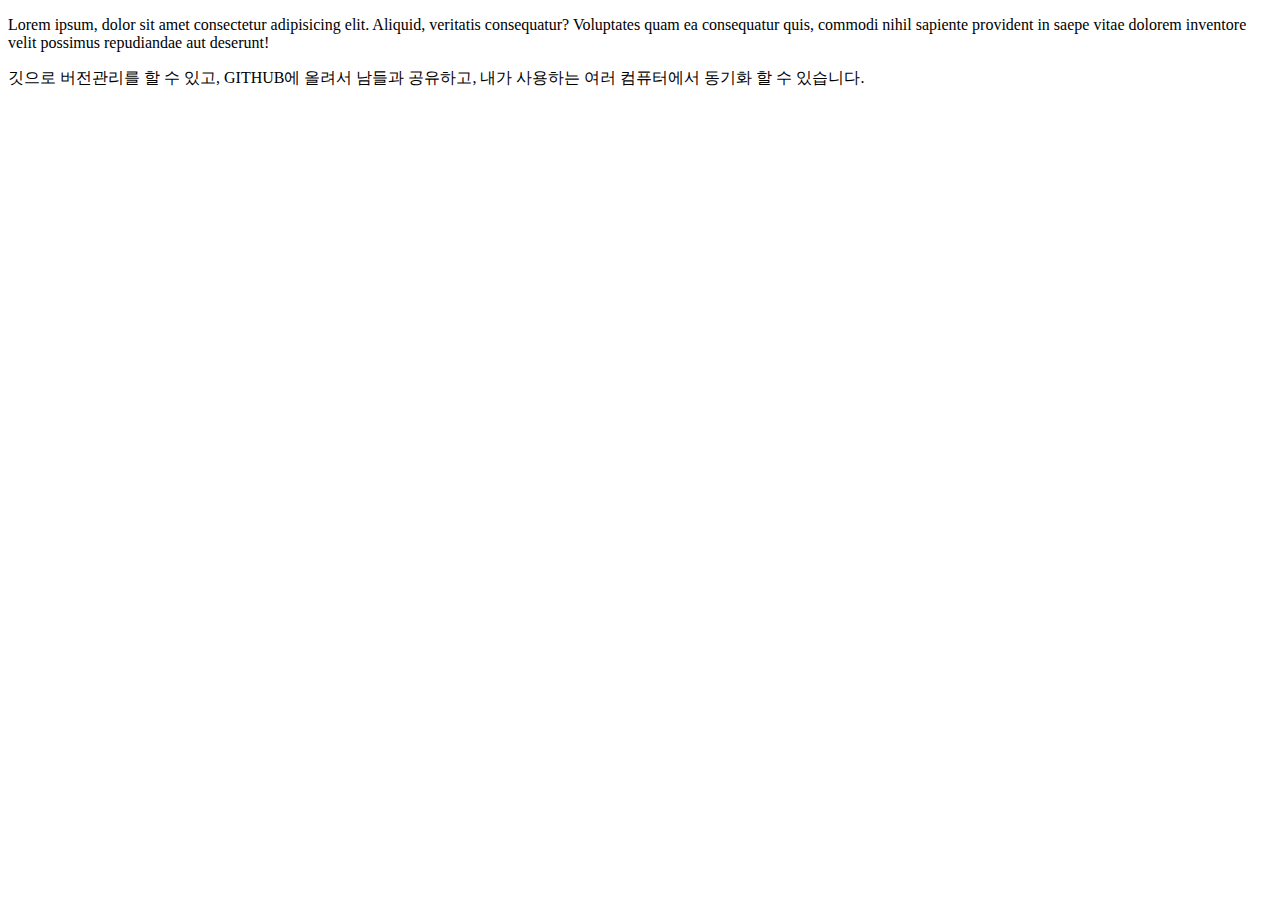
<file: index.html>
<!DOCTYPE html>
<html lang="en">
  <head>
    <meta charset="UTF-8">
    <meta name="viewport" content="width=device-width, initial-scale=1.0">
    <title>github 올린 첫 페이지</title>
  </head>
  <body>
    <p>Lorem ipsum, dolor sit amet consectetur adipisicing elit. 
    Aliquid, veritatis consequatur? Voluptates quam ea consequatur quis, 
    commodi nihil sapiente provident in saepe vitae dolorem inventore velit possimus repudiandae aut deserunt!
    </p>
    <p>깃으로 버전관리를 할 수 있고, GITHUB에 올려서 남들과 공유하고,
       내가 사용하는 여러 컴퓨터에서 동기화 할 수 있습니다.
    </p>
  </body>
</html>
</file>
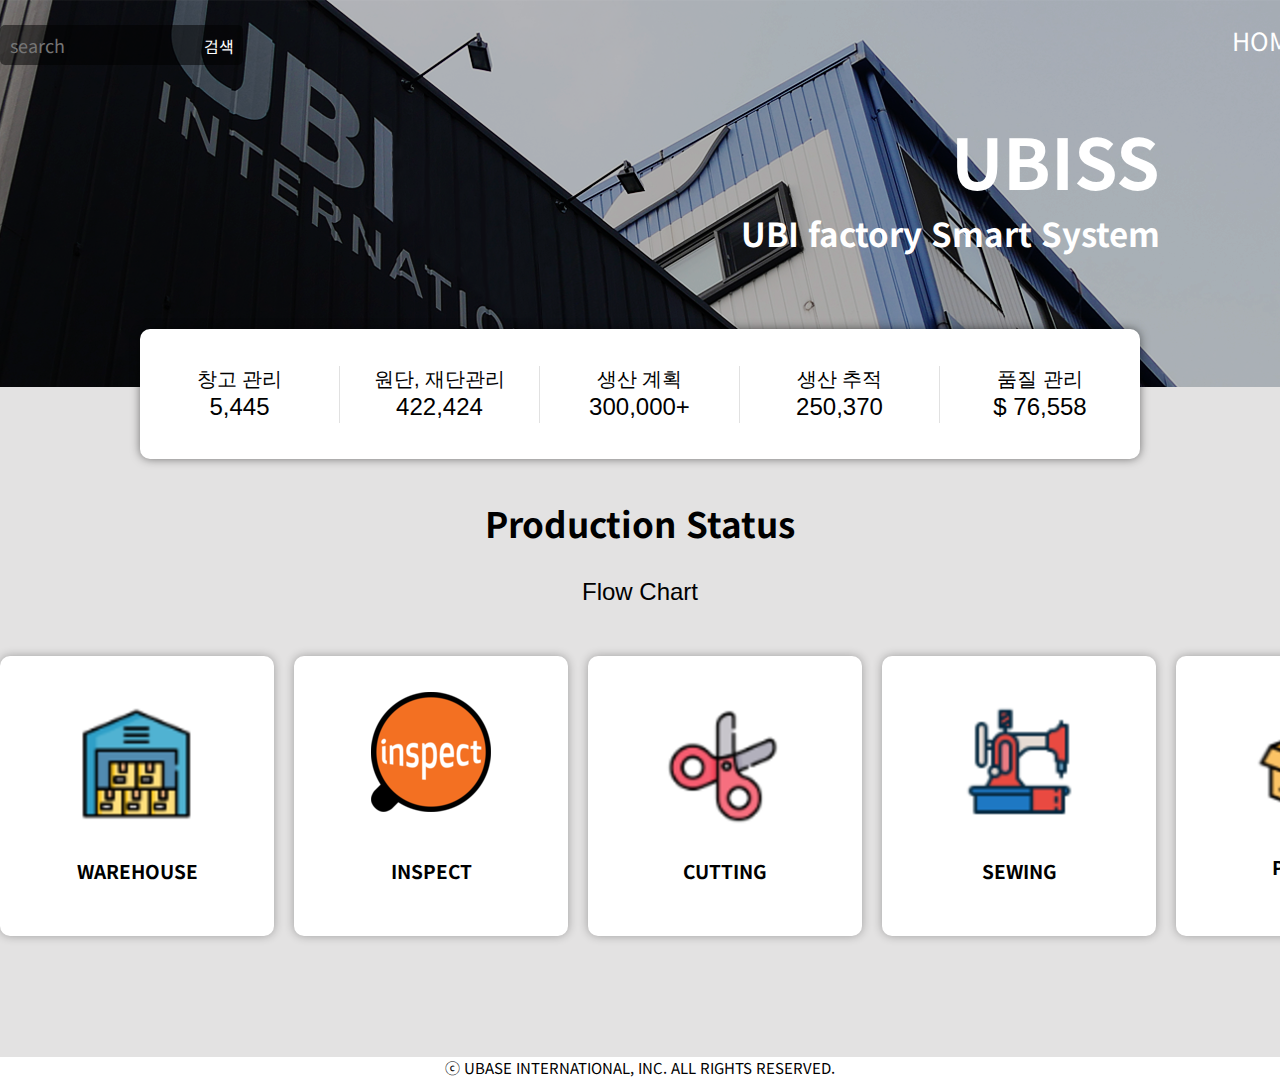
<file: mainpage.html>
<!doctype html>
<html lang="ko">
    <head>
        <meta charset="UTF-8">
        <meta http-equiv="X-UA-Compatible" content="IE=edge">
        <meta name="viewport" content="width=device-width, initial-scale=1.0">        
        <link href="https://fonts.googleapis.com/css2?family=Noto+Sans+KR:wght@100..900&display=swap" rel="stylesheet">
        <link rel="stylesheet" type="text/css" href="mainpage.css">
        <title>UBISS</title>
    </head>
    <body>      
        <div class="wrap">
            <div class="intro_bg">
                <div class="header">
                    <div class="searcharea">
                        <form>
                            <input type="search" placeholder="search">
                            <span>검색</span>
                        </form>
                    </div>
                    <ul class="nav">
                        <li><a href="https://www.ubaseinternational.com/">HOME</a></li>
                        <li><a href="https://erp.ubaseinternational.com/">UBI</a></li>
                        <li><a href="file://10.100.102.22/%EC%A0%84%EC%82%B0/%EC%A4%80%ED%98%B8%ED%8F%B4%EB%8D%94/ubiss/mainpage.html">UBISS</a></li>
                        <li><a href="https://www.ubaseinternational.com/business/introduction.asp">INTRODUCTION</a></li>
                    </ul>        
                </div>
                <div class="intro_text">
                    <h1>UBISS</h1>
                    <h4>UBI factory Smart System</h4>
                </div>         
            </div>
            </div>
            <!-- intro end -->
            <!-- AJAX 연동 해보기 -->
            
            <!-- <div id="dataContainer">Loading...</div>
            <script>
                // 예시로 사용할 가상의 데이터
                var data = {
                    success: true,
                    message: "Data successfully loaded!"
                };
                
                // 데이터를 가져와서 HTML에 반영
                function fetchData() {
                    setTimeout(function() {
                        // 가상의 AJAX 요청
                        // 이 부분에서 실제 서버에서 데이터를 가져오는 AJAX 요청이 이루어질 수 있습니다.
                        
                        // 받은 데이터를 처리
                        if (data.success) {
                            document.getElementById("dataContainer").textContent = data.message;
                            document.getElementById("dataContainer").classList.add("success");
                        } else {
                            document.getElementById("dataContainer").textContent = "Failed to load data.";
                            document.getElementById("dataContainer").classList.add("error");
                        }
                    }, 2000); // 2초 후에 실행 (가상의 지연 시간)
                }
                
                // fetchData 함수 호출
                fetchData();
                </script> -->

            <ul class="status">
                <li>
                    <div>
                        <div class="contents1">창고 관리</div>
                        <div class="contents2">5,445</div>
                    </div>
                </li>
                <li>
                    <div>
                        <div class="contents1">원단, 재단관리</div>
                        <div class="contents2">422,424</div>
                    </div>
                </li>
                <li>
                    <div>
                        <div class="contents1">생산 계획</div>
                        <div class="contents2">300,000+</div>
                    </div>
                </li>
                <li>
                    <div>
                        <div class="contents1">생산 추적</div>
                        <div class="contents2">250,370</div>
                    </div>
                </li>
                <li>
                    <div>
                        <div class="contents1">품질 관리</div>
                        <div class="contents2">$ 76,558</div>
                    </div>
                </li>                
            </ul>
            <!-- status end  -->

            <div class="main_text0">
                <h1>Production Status</h1>
                <div class="contents2">Flow Chart</div>

                <ul class="icons">
                    <li>
                        <div class="icon_img">
                            <a href="https://erp.ubaseinternational.com/hypertexERP/warehouse/">
                            <img src="image/warehouse.png" alt="warehouse_icon">
                            </a>
                        </div>
                        <div class="contents1_bold">
                            WAREHOUSE
                        </div>
                    </li>
                    <li>
                        <div class="icon_img">
                            <a href="https://erp.ubaseinternational.com/hypertexERP/warehouse/inspect/fabric">
                            <img src="image/inspect.png" alt="inspect_icon">
                            </a>
                        </div>
                        <div class="contents1_bold2">
                            INSPECT
                        </div>
                    </li>
                    <li>
                        <div class="icon_img">
                            <a href="#">
                            <img src="image/cutting.png" alt="cutting_icon">
                            </a>
                        </div>
                        <div class="contents1_bold">
                            CUTTING
                        </div>
                    </li>
                    <li>
                        <div class="icon_img">
                            <a href="#">
                            <img src="image/sewing.png" alt="sewing_icon">
                            </a>
                        </div>
                        <div class="contents1_bold">
                            SEWING
                        </div>
                    </li>
                    <li>
                        <div class="icon_img">
                            <a href="#">
                            <img src="image/packing.png" alt="packing_icon">
                            </a>
                        </div>
                        <div class="contents1_bold">
                            PACKING
                        </div>
                    </li>
                </ul>
            </div>
        </div>
        <div class="footer">
            <p>ⓒ UBASE INTERNATIONAL, INC. ALL RIGHTS RESERVED.</p>
        </div>
    </body>
</html>
</file>
<file: mainpage.css>
*{
    font-family: "Noto Sans KR", sans-serif;
    list-style: none;
    text-decoration: none;
    border-collapse: collapse;
    margin: 0px;
    padding: 0px;                
    color: #000;
}

.intro_bg {
    background:url("image/bg_sub1.png") no-repeat 50%;
    background-size: cover;
    height: 389px;
    text-align: top; 
}

.header {
    display: flex;
    width: 1700px;
    margin: auto;
    height: 86px;
}

/* searcharea */
.searcharea {
    width: 250px;
    height: 40px;
    background:rgba(0,0,0,0.5);
    border-radius: 5px;
    margin-top: 25px;   
}

.searcharea > form > input {
    border: none;
    width:200px;
    height: 40px;
    background:rgba(0,0,0,0.0);
    color: #fff;
    padding-left:10px;
    font-size: 18px;

}
 
.searcharea > form > span {
    width: 50px;
    color: #fff;
    cursor: pointer;
}

/* searcharea end*/

.nav {
    display: flex;
    justify-content: flex-end;
    line-height: 80px;
    width:calc(1800px - 300px);
    
    color: #fff;
}

.nav > li {
    margin-left: 50px;
    

}

.nav > li > a {
    color: #fff;
    font-size: 25px;
    transition: transform 0.3s, color 0.3s; /* 트랜지션 속성을 하나로 합침 */
    display: inline-block;
    position: relative; /* 부모 요소가 포지션을 가지도록 함 */
    right: -50px;
}

.nav > li > a:hover {
    transform: scale(1.2) translateY(3px); /* 아래로 10px 이동하여 슬라이드 효과 */
    color: #ff9900; /* 호버 시 텍스트 색상 변경 */
}


.contents1 {
    font-size: 20px;
    font-family: sans-serif;   
}

.contents1_bold {
    font-size: 19px;
    font-weight: bold;
    margin-top: 10px; 
}

.contents1_bold2 {
    
    font-size: 19px;
    font-weight: bold;
    margin-top: 40px;
}


.contents2 {
    /* margin-top: 5px; */
    font-size: 24px;
    font-family: sans-serif;
    
}


.status {
    position: relative;
    top:-60px;
    display: flex;
    width: 1000px;
    background: #fff;
    box-shadow: 0px 0px 10px rgba(0,0,0,0.5);
    margin: auto;
    border-radius: 10px;
   
}

.status > li {  
    flex: 1;
    height: 130px;    
}

.status > li > div {
    text-align: center;
    margin-top: 37px;
    height: 57px;
}

.status > li:not(:last-child) > div {
    border-right: 1px solid #E1E1E1;
}

.intro_text{
    width: 95%;
    margin: 23px auto 100px auto;    
    
}

.intro_text > h1{
    font-size: 70px;    
    position: absolute;
    /*right: 120px;
    width: 86.3%;
    animation: slide 2s ease-out;*/
}

.intro_text > h4{
    margin-top: 100px;
     font-size: 33px;
     position: absolute;
     /*right: 120px;
     animation: slide 2s ease-out;*/
          
     
}

.intro_text > h1,
.intro_text > h4 {    
    color: #fff;
    right: 120px;
    animation: slide 2s ease-out;
    
}

@keyframes slide {
    from{
        right:-300px;
        opacity: 0;
    }
    to{
        right: 120px;
        opacity: 1;
    }
}



/* main_text0 */

.main_text0 {
    width: 100%;
    height: 670px;
    margin-top: -132px;
    background: rgb(227, 226, 226);
}

.main_text0 > h1 {
    font-size: 35px;
    padding-top: 110px;
    text-align: center;
    /*font-family: sans-serif;*/
    
}

.main_text0 > .contents2 {
    text-align: center;
    padding-top: 30px;
    
    
}

.icons {
    display: flex;
    width: 1450px;    
    margin: auto;
    

}

.icons > li {
    flex: 5;
    height:  280px;
    background: white;
    margin-top: 50px;
    text-align: center;
    box-shadow: 0px 0px 10px rgba(0,0,0,0.3);
    border-radius: 10px;
    transition: transform 0.3s;
}


/* .icons > li > img > .inspect_icon {
    
    display: inline-block; /* 이미지를 텍스트와 같은 줄에 표시하기 위해 
    vertical-align: middle; /* 이미지를 텍스트의 중앙에 정렬 
    margin-top: 50px; /* 이미지를 살짝 아래로 이동시킵니다. 

} */

.icons > li:hover {
    transform: scale(1.2);
}


.icons > li > .icon_img{
    margin-top: 36px;
    transition: transform 0.3s; /* 호버 효과를 부드럽게 만들기 위한 transition 추가 */
    
}

.icons > li > .icon_img:hover {
    transform: scale(1.2); /* 호버 시 아이콘 크기 확대 */
}

.icons > li:not(:last-child){
    margin-right: 20px;
}


.footer > p {
    font-size: 15px;
    text-align: center;
    margin: auto;
}
</file>
